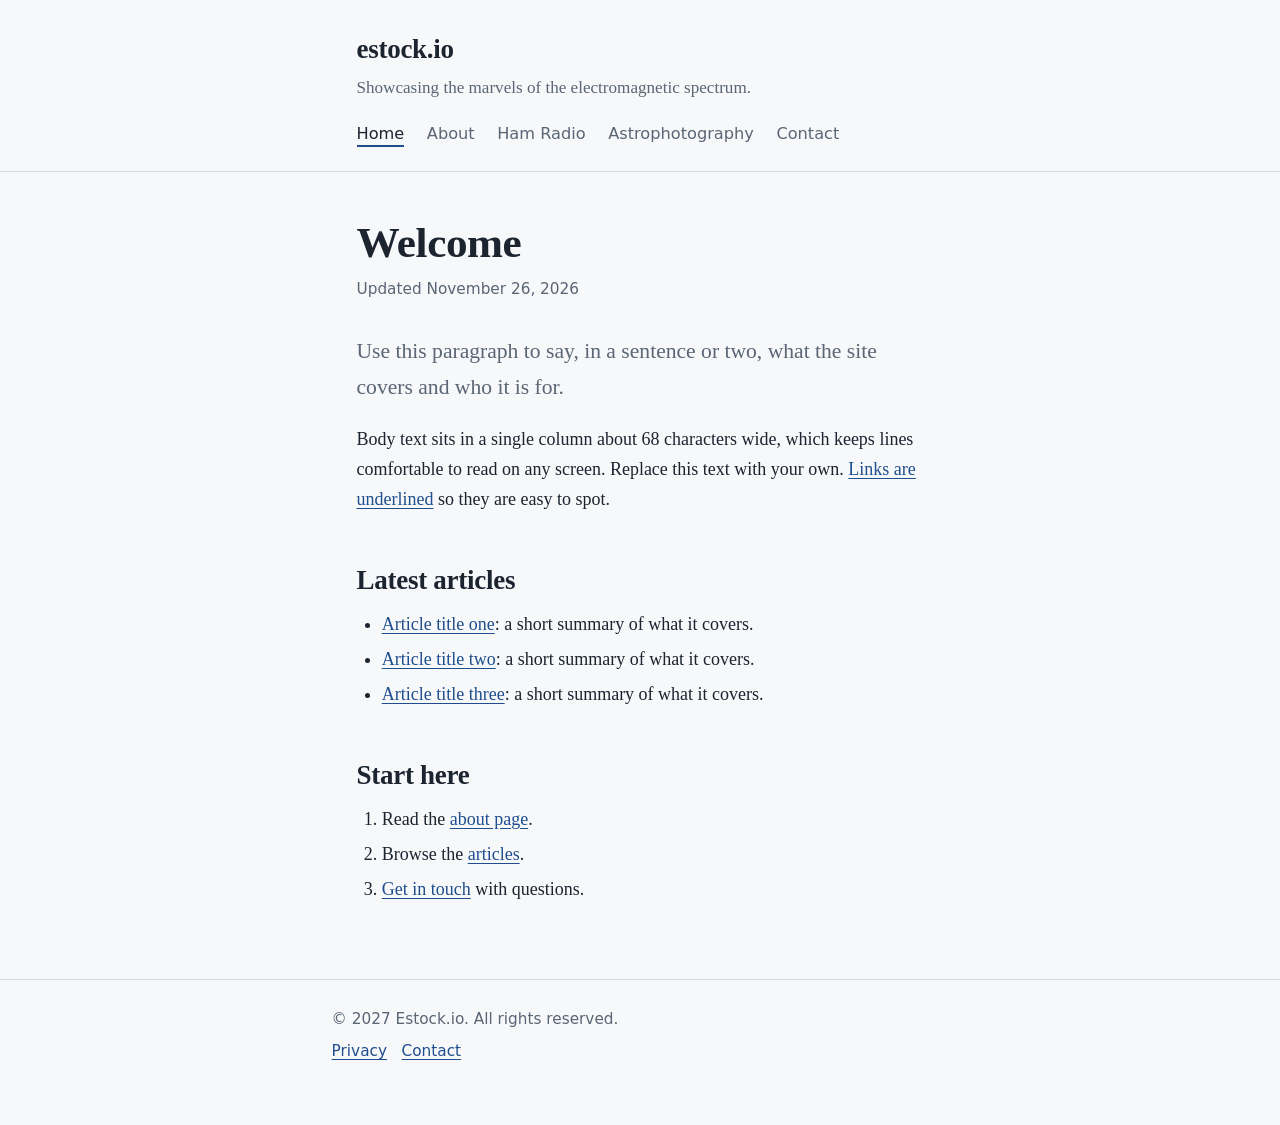
<file: index.html>
<!DOCTYPE html>
<html lang="en">
<head>
<meta charset="utf-8">
<meta name="viewport" content="width=device-width, initial-scale=1">
<title>Welcome – estock.io</title>
<meta name="description" content="A short description of this page.">
<link rel="stylesheet" href="style.css">
</head>
<body>
<a class="skip" href="#main">Skip to content</a>

<header>
  <div class="wrap">
    <p class="site-name"><a href="index.html">estock.io</a></p>
    <p class="tagline">Showcasing the marvels of the electromagnetic spectrum.</p>
    <nav aria-label="Main">
      <ul>
        <li><a href="index.html" aria-current="page">Home</a></li>
        <li><a href="about.html">About</a></li>
        <li><a href="hamradio.html">Ham Radio</a></li>
        <li><a href="astrophotography.html">Astrophotography</a></li>
        <li><a href="contact.html">Contact</a></li>
      </ul>
    </nav>
  </div>
</header>

<main id="main">
  <div class="wrap">
    <article>
      <h1>Welcome</h1>
      <p class="meta">Updated November 26, 2026</p>
      <p class="lead">Use this paragraph to say, in a sentence or two, what the site covers and who it is for.</p>
      <p>Body text sits in a single column about 68 characters wide, which keeps lines comfortable to read on any screen. Replace this text with your own. <a href="about.html">Links are underlined</a> so they are easy to spot.</p>

      <h2>Latest articles</h2>
      <ul>
        <li><a href="articles.html">Article title one</a>: a short summary of what it covers.</li>
        <li><a href="articles.html">Article title two</a>: a short summary of what it covers.</li>
        <li><a href="articles.html">Article title three</a>: a short summary of what it covers.</li>
      </ul>

      <h2>Start here</h2>
      <ol>
        <li>Read the <a href="about.html">about page</a>.</li>
        <li>Browse the <a href="articles.html">articles</a>.</li>
        <li><a href="contact.html">Get in touch</a> with questions.</li>
      </ol>
    </article>
  </div>
</main>

<footer>
  <div class="wrap">
    <p>&copy; 2027 Estock.io. All rights reserved.</p>
    <p><a href="privacy.html">Privacy</a> &nbsp; <a href="contact.html">Contact</a></p>
  </div>
</footer>
</body>
</html>
</file>
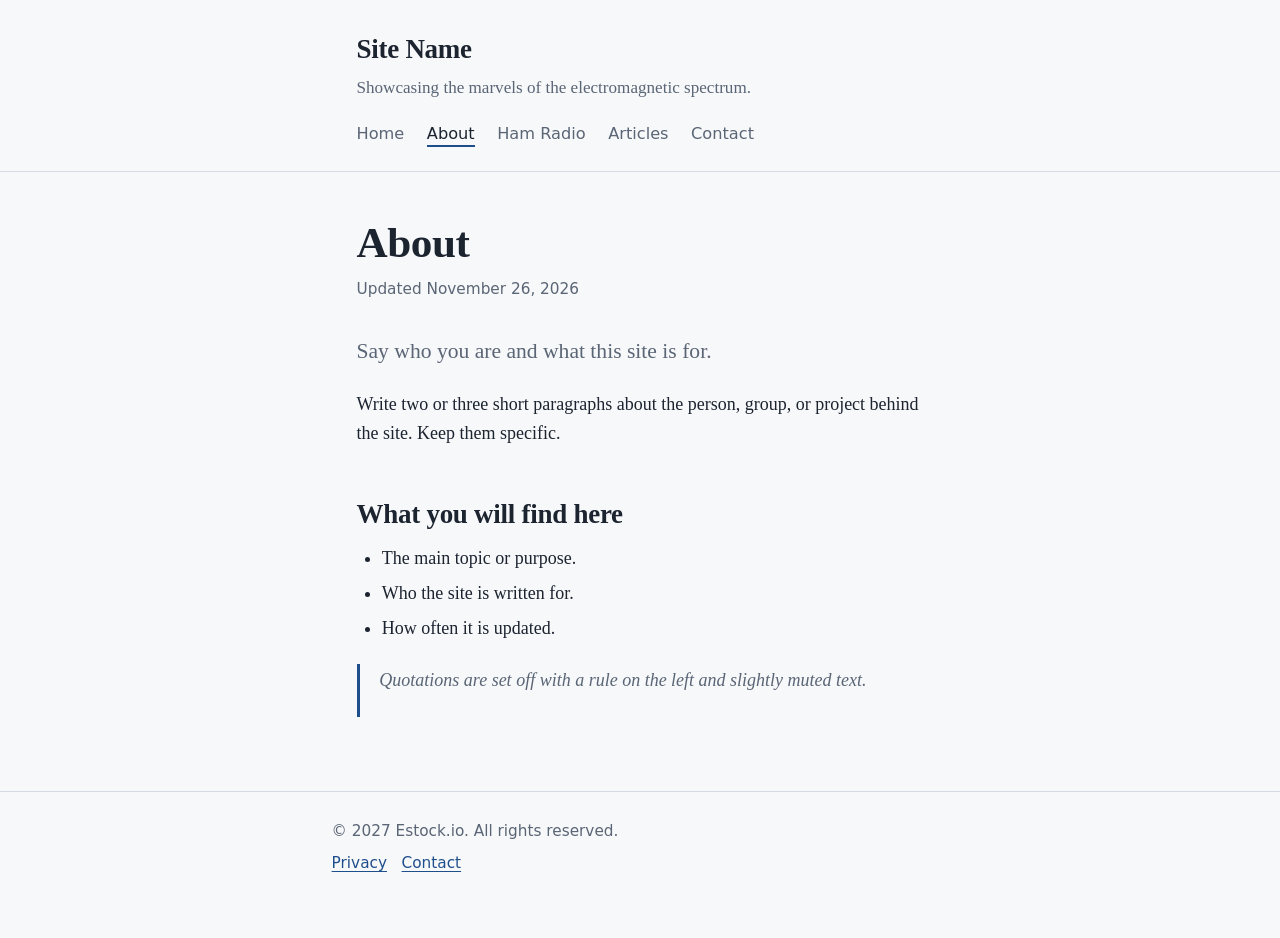
<file: about.html>
<!DOCTYPE html>
<html lang="en">
<head>
<meta charset="utf-8">
<meta name="viewport" content="width=device-width, initial-scale=1">
<title>About – estock.io</title>
<meta name="description" content="A short description of this page.">
<link rel="stylesheet" href="style.css">
</head>
<body>
<a class="skip" href="#main">Skip to content</a>

<header>
  <div class="wrap">
    <p class="site-name"><a href="index.html">Site Name</a></p>
    <p class="tagline">Showcasing the marvels of the electromagnetic spectrum.</p>
    <nav aria-label="Main">
      <ul>
        <li><a href="index.html">Home</a></li>
        <li><a href="about.html" aria-current="page">About</a></li>
        <li><a href="hamradio.html">Ham Radio</a></li>
        <li><a href="astrophotography.html">Articles</a></li>
        <li><a href="contact.html">Contact</a></li>
      </ul>
    </nav>
  </div>
</header>

<main id="main">
  <div class="wrap">
    <article>
      <h1>About</h1>
      <p class="meta">Updated November 26, 2026</p>
      <p class="lead">Say who you are and what this site is for.</p>
      <p>Write two or three short paragraphs about the person, group, or project behind the site. Keep them specific.</p>

      <h2>What you will find here</h2>
      <ul>
        <li>The main topic or purpose.</li>
        <li>Who the site is written for.</li>
        <li>How often it is updated.</li>
      </ul>

      <blockquote>
        <p>Quotations are set off with a rule on the left and slightly muted text.</p>
      </blockquote>
    </article>
  </div>
</main>

<footer>
  <div class="wrap">
    <p>&copy; 2027 Estock.io. All rights reserved.</p>
    <p><a href="privacy.html">Privacy</a> &nbsp; <a href="contact.html">Contact</a></p>
  </div>
</footer>
</body>
</html>
</file>
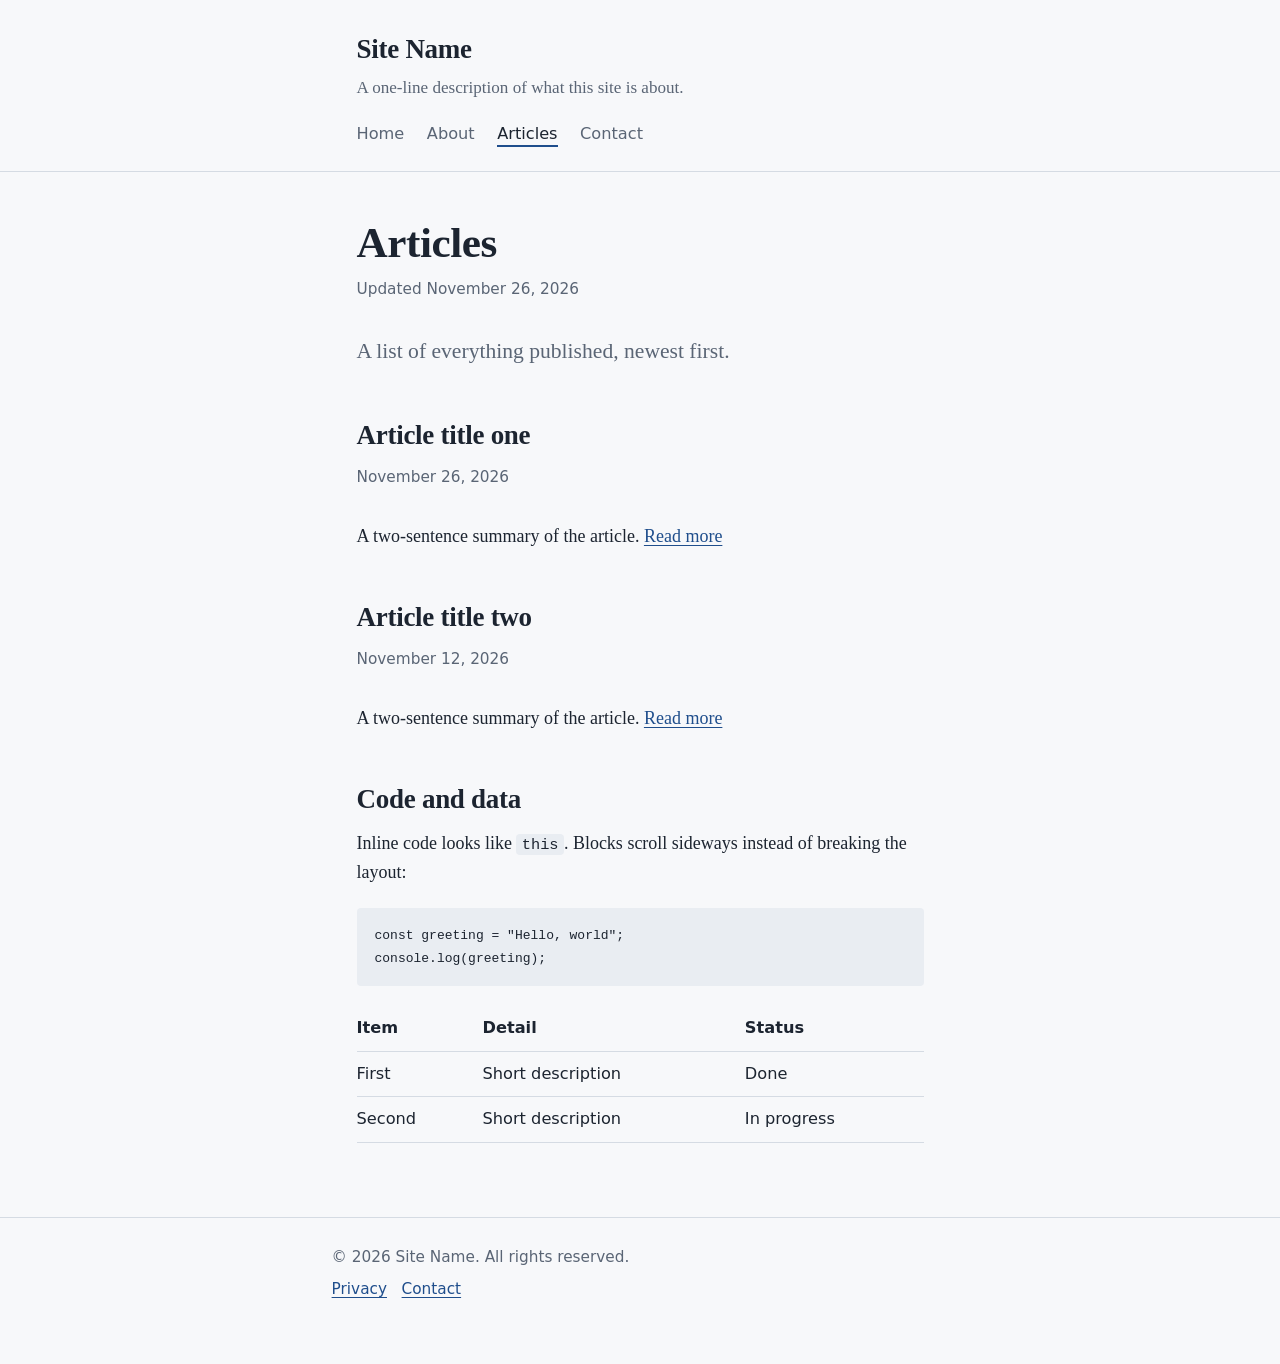
<file: Astrophotography.html>
<!DOCTYPE html>
<html lang="en">
<head>
<meta charset="utf-8">
<meta name="viewport" content="width=device-width, initial-scale=1">
<title>Articles – Site Name</title>
<meta name="description" content="A short description of this page.">
<link rel="stylesheet" href="style.css">
</head>
<body>
<a class="skip" href="#main">Skip to content</a>

<header>
  <div class="wrap">
    <p class="site-name"><a href="index.html">Site Name</a></p>
    <p class="tagline">A one-line description of what this site is about.</p>
    <nav aria-label="Main">
      <ul>
        <li><a href="index.html">Home</a></li>
        <li><a href="about.html">About</a></li>
        <li><a href="articles.html" aria-current="page">Articles</a></li>
        <li><a href="contact.html">Contact</a></li>
      </ul>
    </nav>
  </div>
</header>

<main id="main">
  <div class="wrap">
    <article>
      <h1>Articles</h1>
      <p class="meta">Updated November 26, 2026</p>
      <p class="lead">A list of everything published, newest first.</p>

      <h2>Article title one</h2>
      <p class="meta">November 26, 2026</p>
      <p>A two-sentence summary of the article. <a href="#">Read more</a></p>

      <h2>Article title two</h2>
      <p class="meta">November 12, 2026</p>
      <p>A two-sentence summary of the article. <a href="#">Read more</a></p>

      <h2>Code and data</h2>
      <p>Inline code looks like <code>this</code>. Blocks scroll sideways instead of breaking the layout:</p>
<pre><code>const greeting = "Hello, world";
console.log(greeting);</code></pre>
      <div class="table-scroll">
        <table>
          <thead>
            <tr><th>Item</th><th>Detail</th><th>Status</th></tr>
          </thead>
          <tbody>
            <tr><td>First</td><td>Short description</td><td>Done</td></tr>
            <tr><td>Second</td><td>Short description</td><td>In progress</td></tr>
          </tbody>
        </table>
      </div>
    </article>
  </div>
</main>

<footer>
  <div class="wrap">
    <p>&copy; 2026 Site Name. All rights reserved.</p>
    <p><a href="privacy.html">Privacy</a> &nbsp; <a href="contact.html">Contact</a></p>
  </div>
</footer>
</body>
</html>
</file>
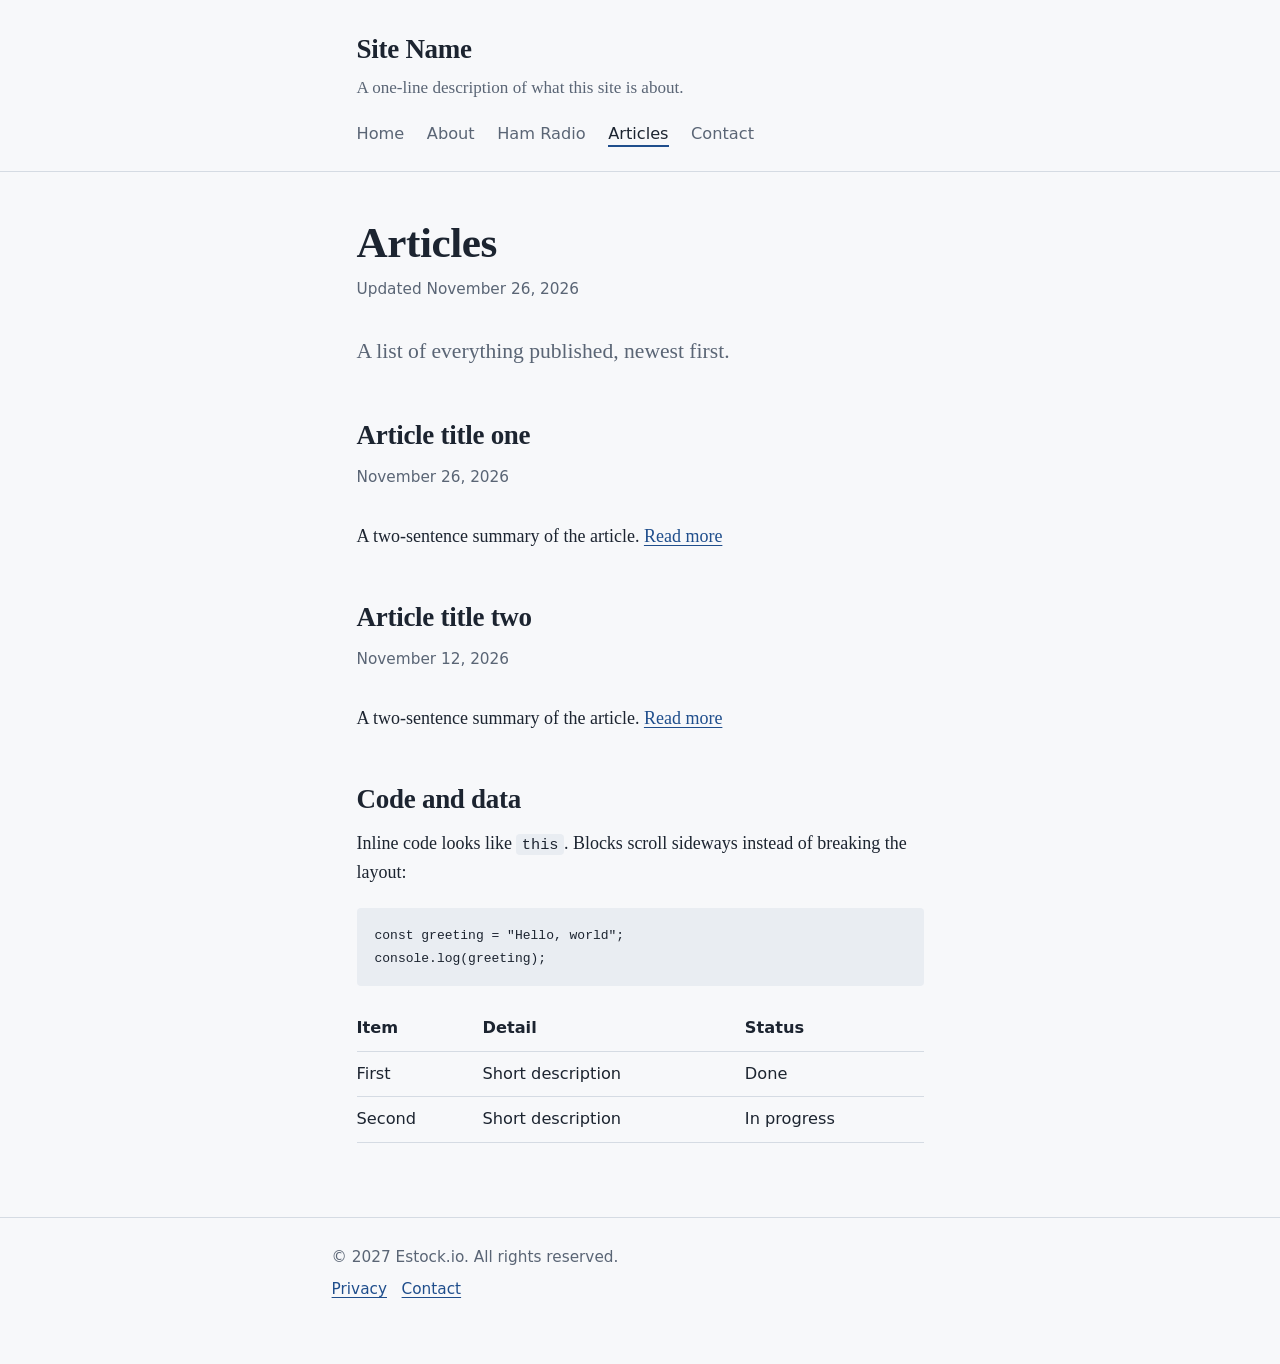
<file: astrophotography.html>
<!DOCTYPE html>
<html lang="en">
<head>
<meta charset="utf-8">
<meta name="viewport" content="width=device-width, initial-scale=1">
<title>Astrophotography – estock.io</title>
<meta name="description" content="A short description of this page.">
<link rel="stylesheet" href="style.css">
</head>
<body>
<a class="skip" href="#main">Skip to content</a>

<header>
  <div class="wrap">
    <p class="site-name"><a href="index.html">Site Name</a></p>
    <p class="tagline">A one-line description of what this site is about.</p>
    <nav aria-label="Main">
      <ul>
        <li><a href="index.html">Home</a></li>
        <li><a href="about.html">About</a></li>
        <li><a href="hamradio.html">Ham Radio</a></li>
        <li><a href="astrophotography.html" aria-current="page">Articles</a></li>
        <li><a href="contact.html">Contact</a></li>
      </ul>
    </nav>
  </div>
</header>

<main id="main">
  <div class="wrap">
    <article>
      <h1>Articles</h1>
      <p class="meta">Updated November 26, 2026</p>
      <p class="lead">A list of everything published, newest first.</p>

      <h2>Article title one</h2>
      <p class="meta">November 26, 2026</p>
      <p>A two-sentence summary of the article. <a href="#">Read more</a></p>

      <h2>Article title two</h2>
      <p class="meta">November 12, 2026</p>
      <p>A two-sentence summary of the article. <a href="#">Read more</a></p>

      <h2>Code and data</h2>
      <p>Inline code looks like <code>this</code>. Blocks scroll sideways instead of breaking the layout:</p>
<pre><code>const greeting = "Hello, world";
console.log(greeting);</code></pre>
      <div class="table-scroll">
        <table>
          <thead>
            <tr><th>Item</th><th>Detail</th><th>Status</th></tr>
          </thead>
          <tbody>
            <tr><td>First</td><td>Short description</td><td>Done</td></tr>
            <tr><td>Second</td><td>Short description</td><td>In progress</td></tr>
          </tbody>
        </table>
      </div>
    </article>
  </div>
</main>

<footer>
  <div class="wrap">
    <p>&copy; 2027 Estock.io. All rights reserved.</p>
    <p><a href="privacy.html">Privacy</a> &nbsp; <a href="contact.html">Contact</a></p>
  </div>
</footer>
</body>
</html>
</file>
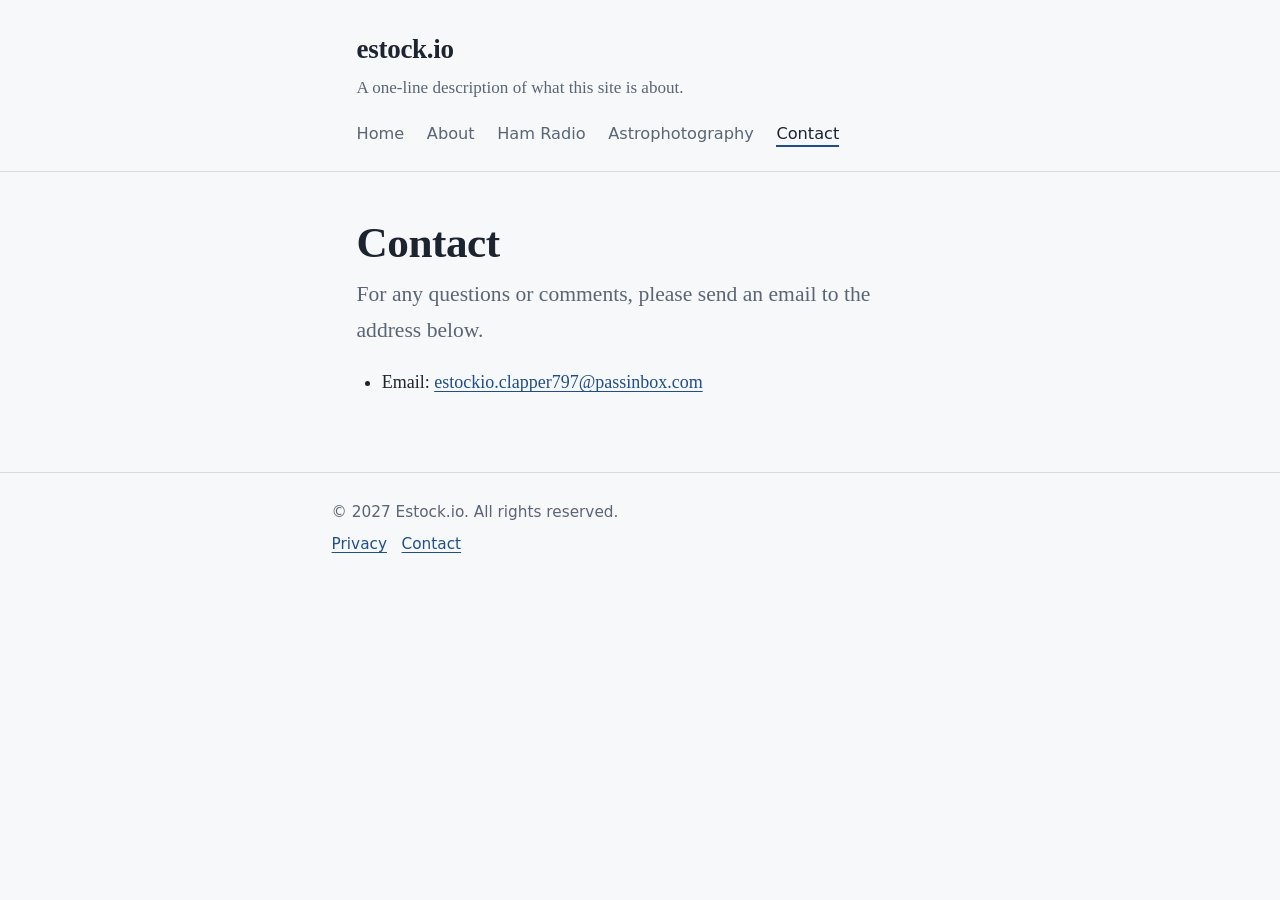
<file: contact.html>
<!DOCTYPE html>
<html lang="en">
<head>
<meta charset="utf-8">
<meta name="viewport" content="width=device-width, initial-scale=1">
<title>Contact – estock.io</title>
<meta name="description" content="A short description of this page.">
<link rel="stylesheet" href="style.css">
</head>
<body>
<a class="skip" href="#main">Skip to content</a>

<header>
  <div class="wrap">
    <p class="site-name"><a href="index.html">estock.io</a></p>
    <p class="tagline">A one-line description of what this site is about.</p>
    <nav aria-label="Main">
      <ul>
        <li><a href="index.html">Home</a></li>
        <li><a href="about.html">About</a></li>
        <li><a href="hamradio.html">Ham Radio</a></li>
        <li><a href="astrophotography.html">Astrophotography</a></li>
        <li><a href="contact.html" aria-current="page">Contact</a></li>
      </ul>
    </nav>
  </div>
</header>

<main id="main">
  <div class="wrap">
    <article>
      <h1>Contact</h1>

      <p class="lead">For any questions or comments, please send an email to the address below.</p>
      <ul>
        <li>Email: <a href="mailto:estockio.clapper797@passinbox.com">estockio.clapper797@passinbox.com</a></li>
      </ul>
    </article>
  </div>
</main>

<footer>
  <div class="wrap">
    <p>&copy; 2027 Estock.io. All rights reserved.</p>
    <p><a href="privacy.html">Privacy</a> &nbsp; <a href="contact.html">Contact</a></p>
  </div>
</footer>
</body>
</html>
</file>
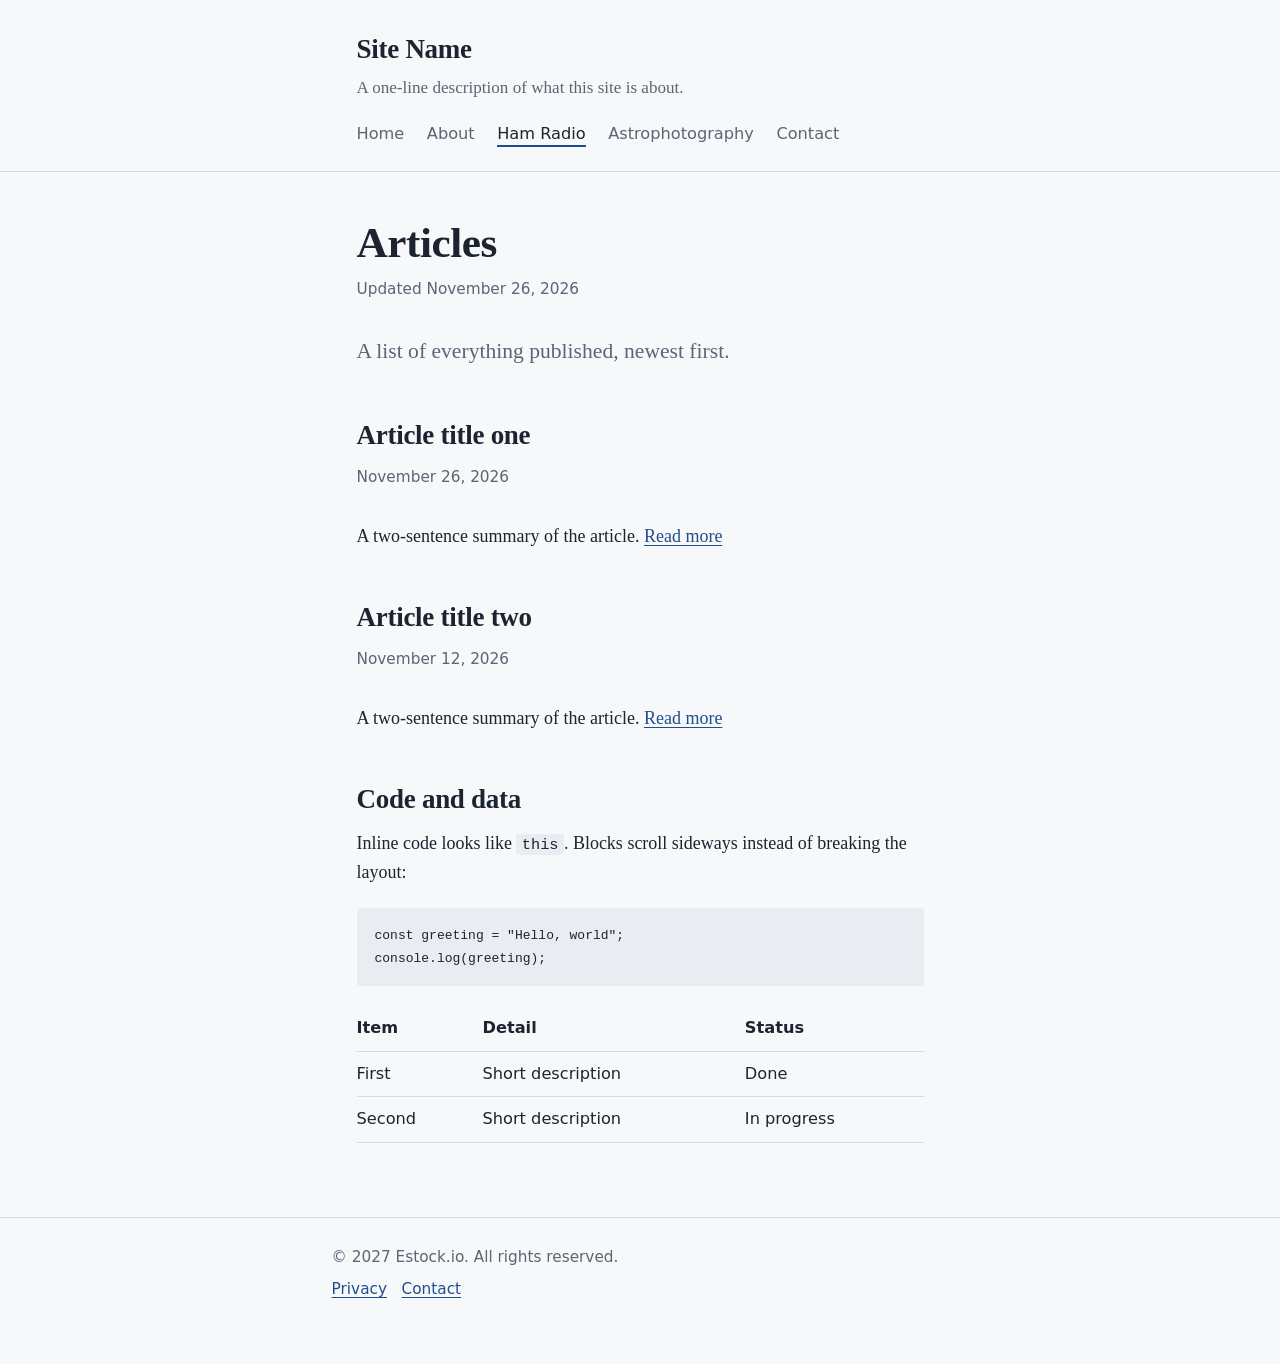
<file: hamradio.html>
<!DOCTYPE html>
<html lang="en">
<head>
<meta charset="utf-8">
<meta name="viewport" content="width=device-width, initial-scale=1">
<title>Ham Radio – estock.io</title>
<meta name="description" content="A short description of this page.">
<link rel="stylesheet" href="style.css">
</head>
<body>
<a class="skip" href="#main">Skip to content</a>

<header>
  <div class="wrap">
    <p class="site-name"><a href="index.html">Site Name</a></p>
    <p class="tagline">A one-line description of what this site is about.</p>
    <nav aria-label="Main">
      <ul>
        <li><a href="index.html">Home</a></li>
        <li><a href="about.html">About</a></li>
        <li><a href="hamradio.html" aria-current="page">Ham Radio</a></li>
        <li><a href="astrophotography.html">Astrophotography</a></li>
        <li><a href="contact.html">Contact</a></li>
      </ul>
    </nav>
  </div>
</header>

<main id="main">
  <div class="wrap">
    <article>
      <h1>Articles</h1>
      <p class="meta">Updated November 26, 2026</p>
      <p class="lead">A list of everything published, newest first.</p>

      <h2>Article title one</h2>
      <p class="meta">November 26, 2026</p>
      <p>A two-sentence summary of the article. <a href="#">Read more</a></p>

      <h2>Article title two</h2>
      <p class="meta">November 12, 2026</p>
      <p>A two-sentence summary of the article. <a href="#">Read more</a></p>

      <h2>Code and data</h2>
      <p>Inline code looks like <code>this</code>. Blocks scroll sideways instead of breaking the layout:</p>
<pre><code>const greeting = "Hello, world";
console.log(greeting);</code></pre>
      <div class="table-scroll">
        <table>
          <thead>
            <tr><th>Item</th><th>Detail</th><th>Status</th></tr>
          </thead>
          <tbody>
            <tr><td>First</td><td>Short description</td><td>Done</td></tr>
            <tr><td>Second</td><td>Short description</td><td>In progress</td></tr>
          </tbody>
        </table>
      </div>
    </article>
  </div>
</main>

<footer>
  <div class="wrap">
    <p>&copy; 2027 Estock.io. All rights reserved.</p>
    <p><a href="privacy.html">Privacy</a> &nbsp; <a href="contact.html">Contact</a></p>
  </div>
</footer>
</body>
</html>
</file>
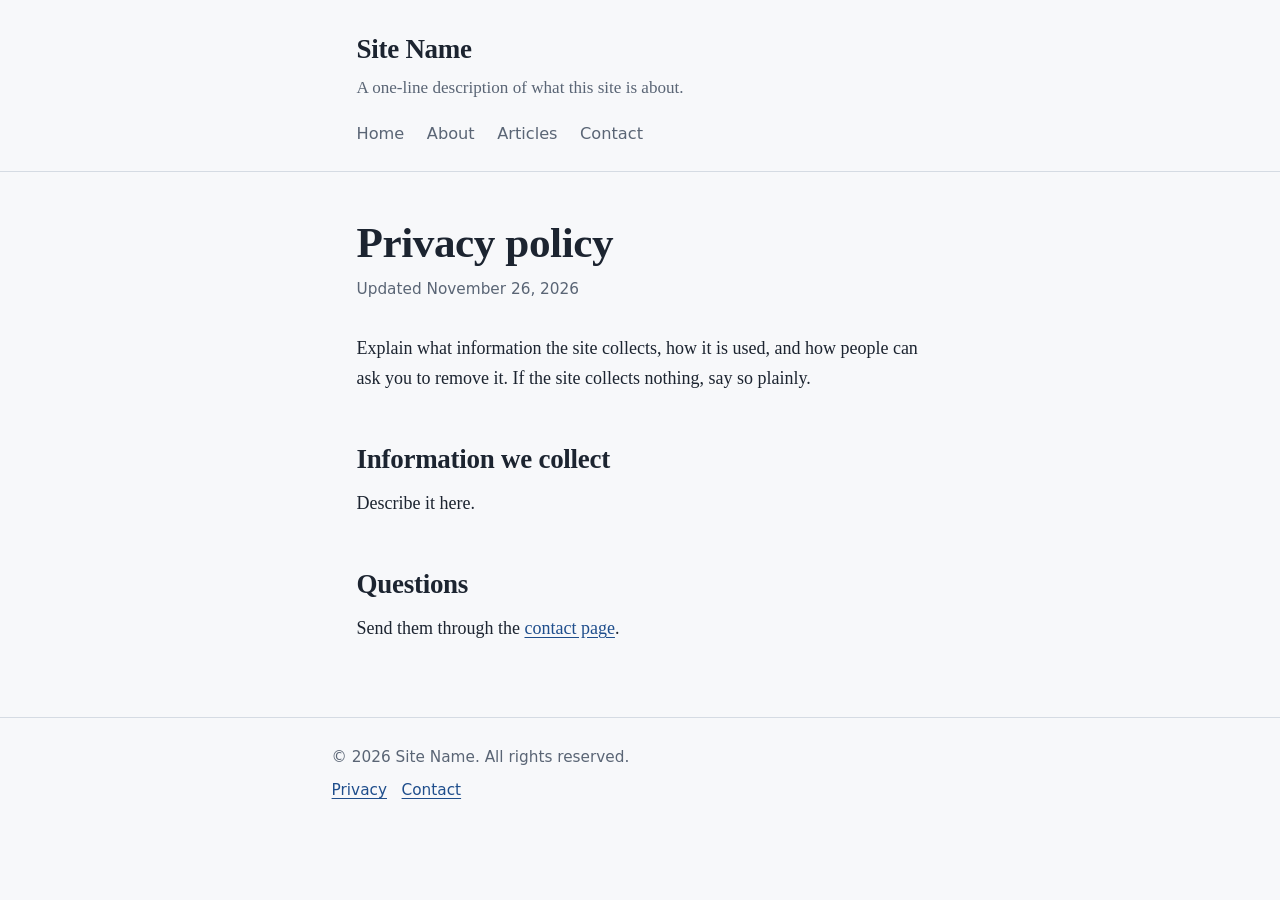
<file: privacy.html>
<!DOCTYPE html>
<html lang="en">
<head>
<meta charset="utf-8">
<meta name="viewport" content="width=device-width, initial-scale=1">
<title>Privacy policy – Site Name</title>
<meta name="description" content="A short description of this page.">
<link rel="stylesheet" href="style.css">
</head>
<body>
<a class="skip" href="#main">Skip to content</a>

<header>
  <div class="wrap">
    <p class="site-name"><a href="index.html">Site Name</a></p>
    <p class="tagline">A one-line description of what this site is about.</p>
    <nav aria-label="Main">
      <ul>
        <li><a href="index.html">Home</a></li>
        <li><a href="about.html">About</a></li>
        <li><a href="articles.html">Articles</a></li>
        <li><a href="contact.html">Contact</a></li>
      </ul>
    </nav>
  </div>
</header>

<main id="main">
  <div class="wrap">
    <article>
      <h1>Privacy policy</h1>
      <p class="meta">Updated November 26, 2026</p>
      <p>Explain what information the site collects, how it is used, and how people can ask you to remove it. If the site collects nothing, say so plainly.</p>
      <h2>Information we collect</h2>
      <p>Describe it here.</p>
      <h2>Questions</h2>
      <p>Send them through the <a href="contact.html">contact page</a>.</p>
    </article>
  </div>
</main>

<footer>
  <div class="wrap">
    <p>&copy; 2026 Site Name. All rights reserved.</p>
    <p><a href="privacy.html">Privacy</a> &nbsp; <a href="contact.html">Contact</a></p>
  </div>
</footer>
</body>
</html>
</file>
<file: style.css>
/* ---------- Customize here ---------- */
:root {
  --bg: #f7f8fa;
  --text: #1c2430;
  --muted: #5a6575;
  --accent: #1f4e8c;
  --rule: #d5dbe3;
  --code-bg: #e9edf2;
  --measure: 68ch;           /* line length */
  --font-body: Charter, "Iowan Old Style", "Palatino Linotype", Georgia, serif;
  --font-ui: system-ui, -apple-system, "Segoe UI", Roboto, sans-serif;
  --font-mono: ui-monospace, "SF Mono", Menlo, Consolas, monospace;
}
@media (prefers-color-scheme: dark) {
  :root {
    --bg: #12161c;
    --text: #e3e8ee;
    --muted: #9aa5b4;
    --accent: #8db4ee;
    --rule: #2b333f;
    --code-bg: #1c232d;
  }
}

/* ---------- Base ---------- */
*, *::before, *::after { box-sizing: border-box; }
html { font-size: 112.5%; -webkit-text-size-adjust: 100%; }
body {
  margin: 0;
  background: var(--bg);
  color: var(--text);
  font-family: var(--font-body);
  line-height: 1.65;
}
.wrap { max-width: var(--measure); margin: 0 auto; padding: 0 1.25rem; }

a { color: var(--accent); text-underline-offset: 0.18em; }
a:hover { text-decoration-thickness: 2px; }
:focus-visible { outline: 3px solid var(--accent); outline-offset: 3px; border-radius: 2px; }

.skip { position: absolute; left: -999px; }
.skip:focus { left: 1rem; top: 1rem; background: var(--bg); padding: 0.5rem 0.75rem; z-index: 10; }

/* ---------- Header & nav ---------- */
header { border-bottom: 1px solid var(--rule); padding: 1.5rem 0 1rem; }
.site-name { font-size: 1.5rem; font-weight: 700; letter-spacing: -0.01em; margin: 0; }
.site-name a { color: inherit; text-decoration: none; }
.tagline { margin: 0.15rem 0 0; color: var(--muted); font-size: 0.95rem; }
nav ul { list-style: none; margin: 1rem 0 0; padding: 0; display: flex; flex-wrap: wrap; gap: 0.35rem 1.25rem; font-family: var(--font-ui); font-size: 0.9rem; }
nav a { color: var(--muted); text-decoration: none; padding: 0.15rem 0; border-bottom: 2px solid transparent; }
nav a:hover { color: var(--text); }
nav a[aria-current="page"] { color: var(--text); border-bottom-color: var(--accent); }

/* ---------- Content ---------- */
main { padding: 2.5rem 0 3rem; }
h1, h2, h3 { line-height: 1.2; letter-spacing: -0.01em; text-wrap: balance; }
h1 { font-size: 2.4rem; margin: 0 0 0.5rem; }
h2 { font-size: 1.5rem; margin: 2.75rem 0 0.75rem; }
h3 { font-size: 1.15rem; margin: 2rem 0 0.5rem; }
p, ul, ol, blockquote, pre, table { margin: 0 0 1.1rem; }
.meta { color: var(--muted); font-family: var(--font-ui); font-size: 0.85rem; margin: 0 0 1.75rem; }
.lead { font-size: 1.2rem; color: var(--muted); }
ul, ol { padding-left: 1.4rem; }
li { margin-bottom: 0.3rem; }

blockquote { border-left: 3px solid var(--accent); padding: 0.1rem 0 0.1rem 1.1rem; color: var(--muted); font-style: italic; }
hr { border: 0; border-top: 1px solid var(--rule); margin: 2.5rem 0; }

code, pre { font-family: var(--font-mono); font-size: 0.85em; background: var(--code-bg); border-radius: 4px; }
code { padding: 0.1em 0.35em; }
pre { padding: 0.9rem 1rem; overflow-x: auto; line-height: 1.5; }
pre code { padding: 0; background: none; }

.table-scroll { overflow-x: auto; }
table { border-collapse: collapse; width: 100%; font-family: var(--font-ui); font-size: 0.9rem; }
th, td { text-align: left; padding: 0.5rem 0.75rem 0.5rem 0; border-bottom: 1px solid var(--rule); }
th { font-weight: 600; }

/* ---------- Footer ---------- */
footer { border-top: 1px solid var(--rule); padding: 1.5rem 0 3rem; color: var(--muted); font-family: var(--font-ui); font-size: 0.85rem; }
footer p { margin: 0 0 0.4rem; }

@media (max-width: 480px) {
  html { font-size: 106.25%; }
  h1 { font-size: 2rem; }
}
@media print {
  body { background: #fff; color: #000; }
  nav, .skip { display: none; }
  a { color: inherit; }
}
</file>
